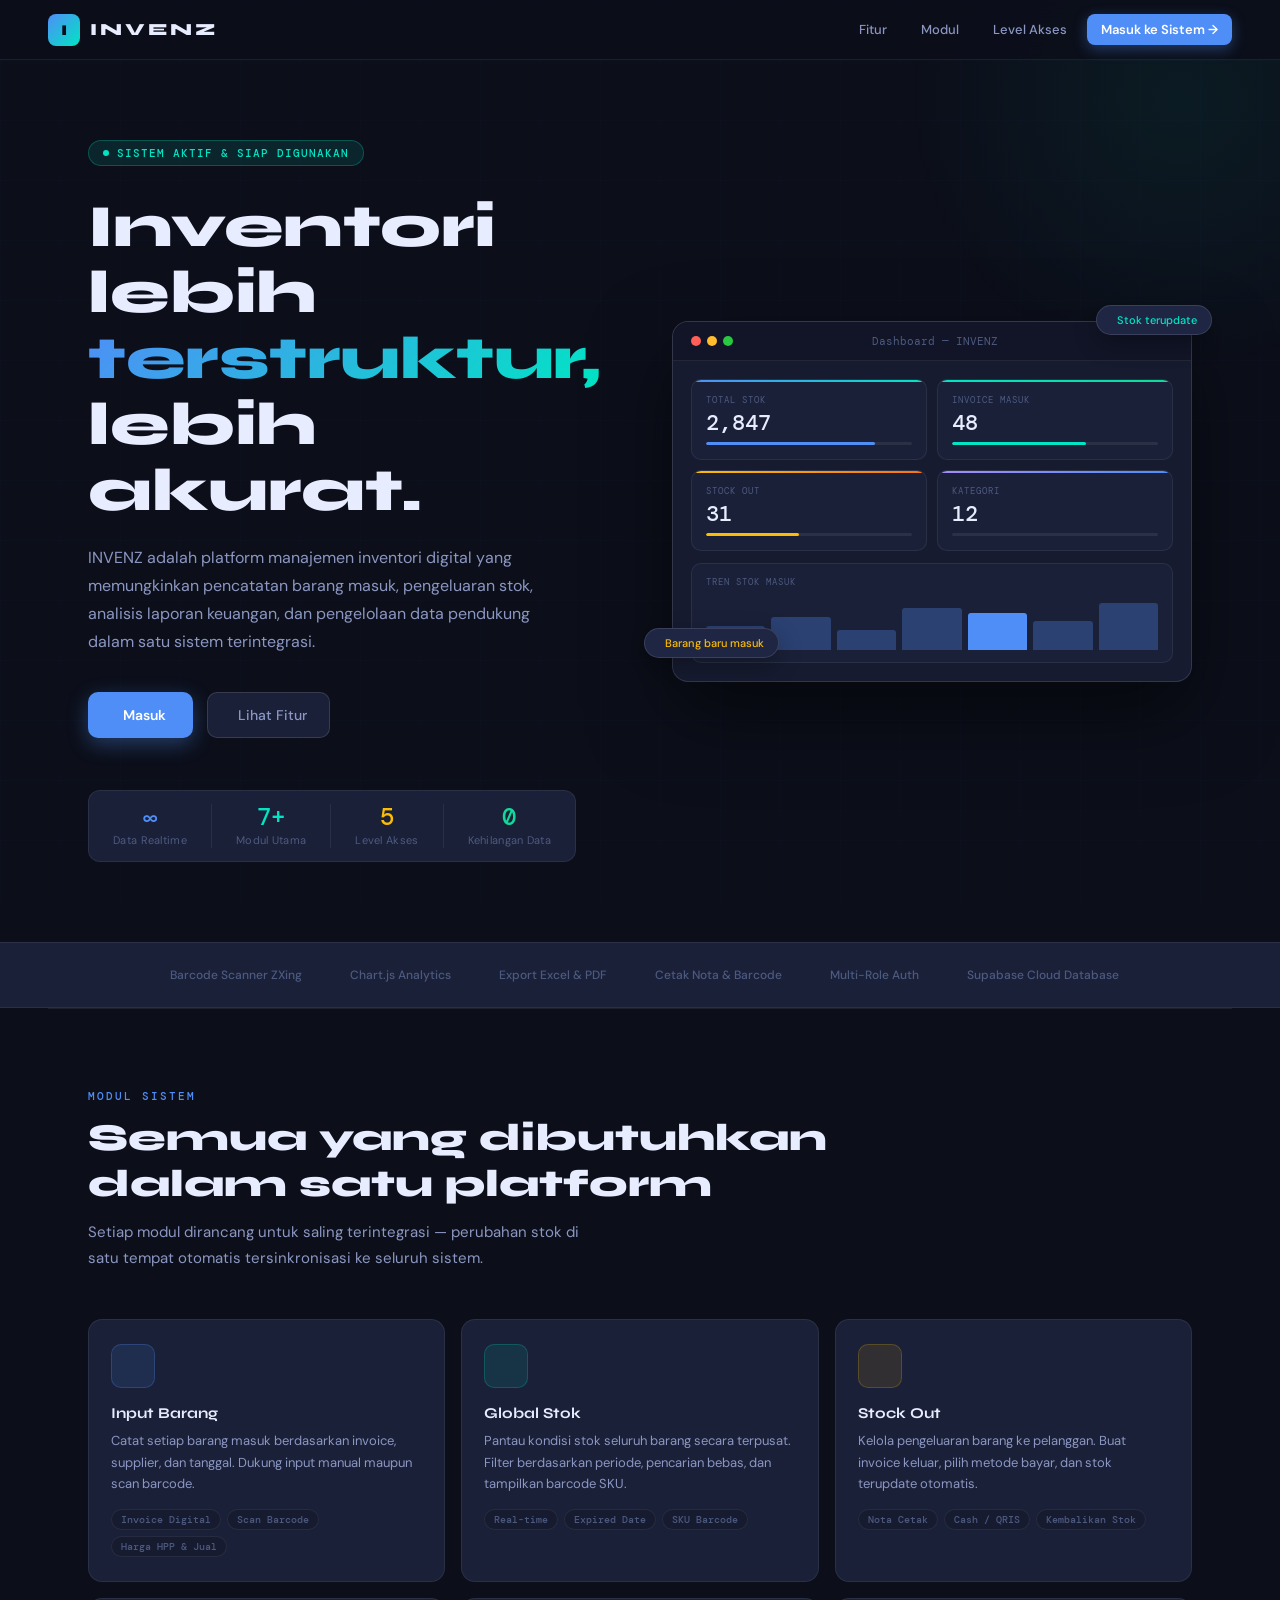
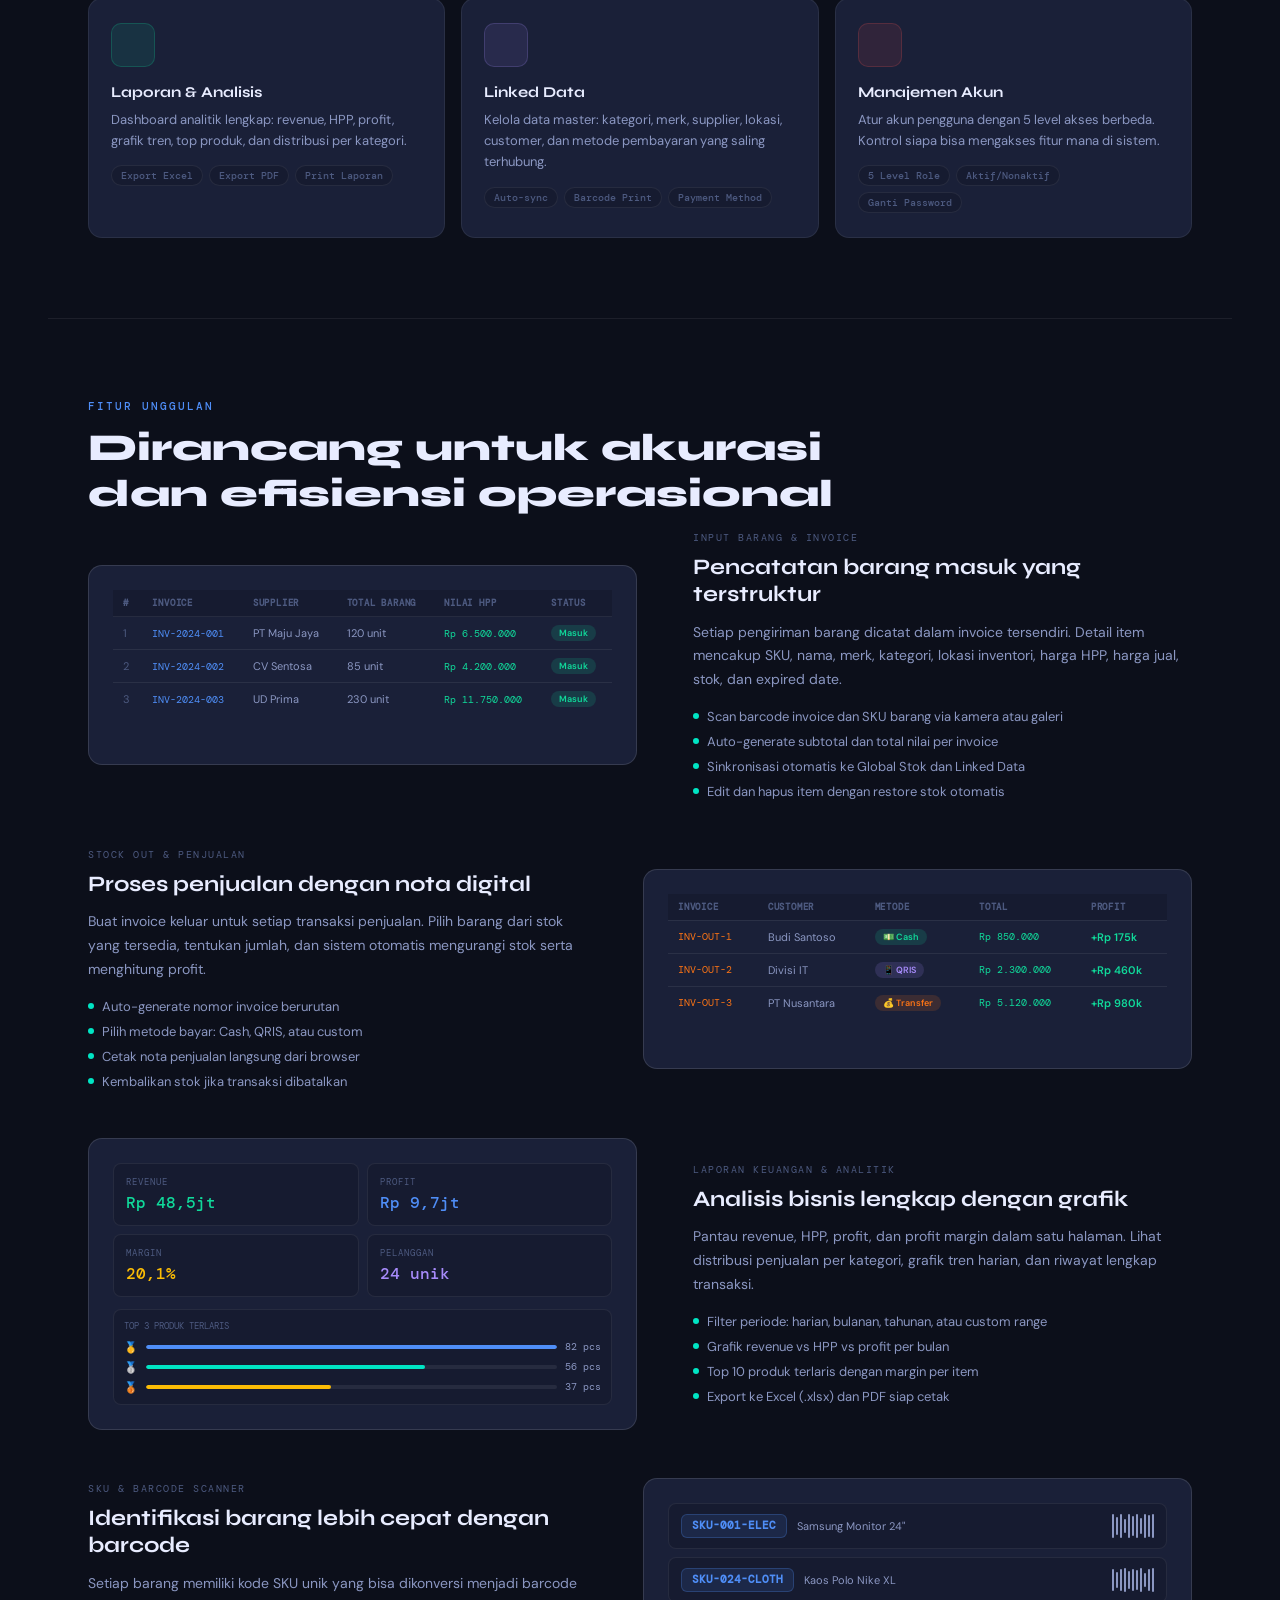
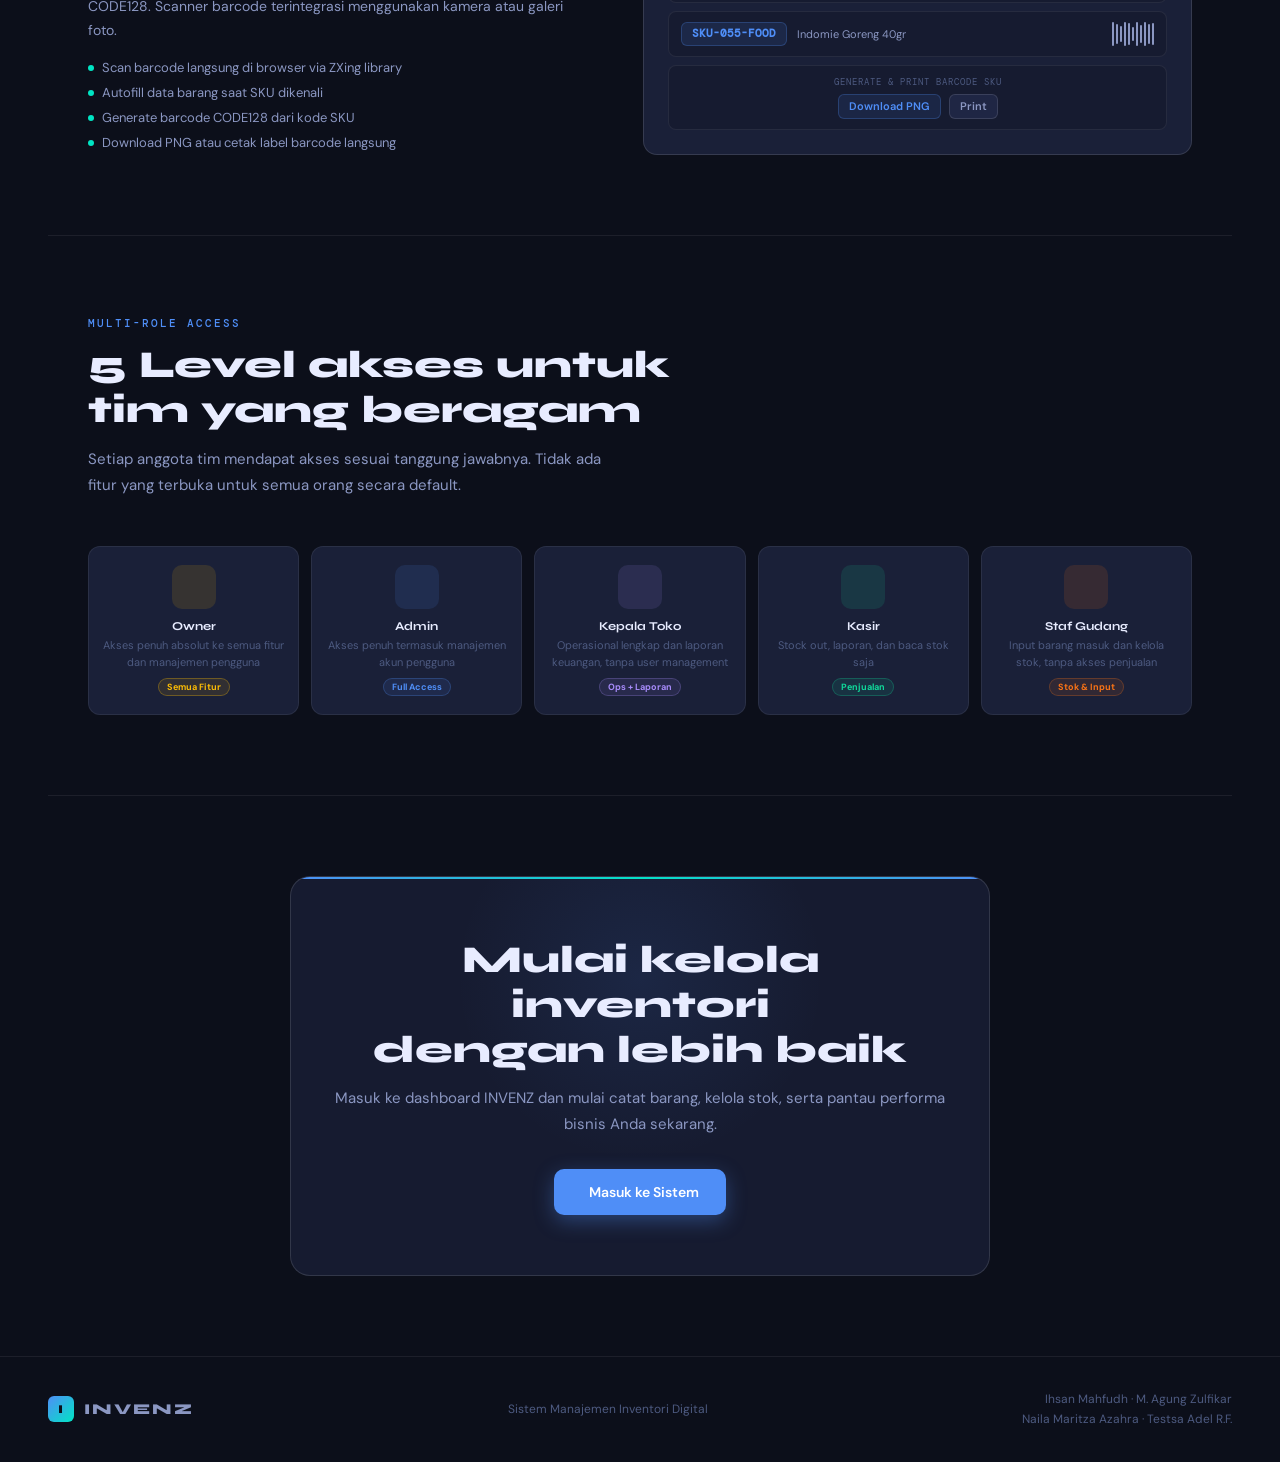
<file: index.html>
<!DOCTYPE html>
<html lang="id">
<head>
    <meta charset="UTF-8">
    <meta name="viewport" content="width=device-width, initial-scale=1.0">
    <link href="https://fonts.googleapis.com/css2?family=DM+Sans:ital,opsz,wght@0,9..40,300;0,9..40,400;0,9..40,500;0,9..40,600;0,9..40,700&family=DM+Mono:wght@400;500&family=Syne:wght@700;800&display=swap" rel="stylesheet">
    <link href="https://cdn.boxicons.com/3.0.8/fonts/basic/boxicons.min.css" rel="stylesheet">
    <link href="https://cdn.boxicons.com/3.0.8/fonts/filled/boxicons-filled.min.css" rel="stylesheet">
    <title>INVENZ — Sistem Manajemen Inventori</title>
    <style>
        *, *::before, *::after { margin: 0; padding: 0; box-sizing: border-box; }

        :root {
            --brand:      #4F8EF7;
            --brand-dark: #2563EB;
            --accent:     #00E5C4;
            --bg:         #0C0F1A;
            --bg2:        #111527;
            --bg3:        #161B30;
            --surface:    #1A2038;
            --surface2:   #1F2644;
            --border:     rgba(255,255,255,0.07);
            --border-md:  rgba(255,255,255,0.12);
            --text:       #E8ECFF;
            --text2:      #8B97C2;
            --text3:      #4D5A80;
            --success:    #10D99A;
            --warning:    #FBBC05;
            --danger:     #F05252;
            --purple:     #A78BFA;
            --orange:     #F97316;
            --font:       'DM Sans', sans-serif;
            --mono:       'DM Mono', monospace;
            --display:    'Syne', sans-serif;
        }

        html { scroll-behavior: smooth; }

        body {
            font-family: var(--font);
            background: var(--bg);
            color: var(--text);
            min-height: 100vh;
            overflow-x: hidden;
            -webkit-font-smoothing: antialiased;
        }

        /* Grid background */
        body::before {
            content: '';
            position: fixed;
            inset: 0;
            background-image:
                linear-gradient(rgba(79,142,247,0.018) 1px, transparent 1px),
                linear-gradient(90deg, rgba(79,142,247,0.018) 1px, transparent 1px);
            background-size: 60px 60px;
            pointer-events: none;
            z-index: 0;
        }

        /* Radial glow top-right */
        body::after {
            content: '';
            position: fixed;
            top: -200px;
            right: -200px;
            width: 600px;
            height: 600px;
            background: radial-gradient(circle, rgba(0,229,196,0.06) 0%, transparent 65%);
            pointer-events: none;
            z-index: 0;
        }

        /* ===== NAVBAR ===== */
        .navbar {
            display: flex;
            align-items: center;
            justify-content: space-between;
            padding: 0 48px;
            height: 60px;
            background: rgba(12,15,26,0.85);
            backdrop-filter: blur(16px);
            border-bottom: 1px solid var(--border);
            position: fixed;
            top: 0; left: 0; right: 0;
            z-index: 100;
        }

        .nav-brand {
            display: flex;
            align-items: center;
            gap: 10px;
        }

        .nav-brand-mark {
            width: 32px; height: 32px;
            border-radius: 8px;
            background: linear-gradient(135deg, var(--brand), var(--accent));
            display: flex; align-items: center; justify-content: center;
            font-family: var(--display);
            font-size: 15px; font-weight: 800;
            color: var(--bg);
        }

        .nav-brand-text {
            font-family: var(--display);
            font-weight: 800;
            font-size: 17px;
            letter-spacing: 3px;
            color: var(--text);
        }

        .nav-links {
            display: flex;
            align-items: center;
            gap: 6px;
        }

        .nav-links a {
            padding: 7px 14px;
            font-size: 13px;
            font-weight: 500;
            color: var(--text2);
            text-decoration: none;
            border-radius: 8px;
            transition: all 0.2s;
        }
        .nav-links a:hover { color: var(--text); background: var(--surface); }

        .nav-cta {
            padding: 8px 20px;
            background: var(--brand);
            color: #fff !important;
            border-radius: 8px;
            font-weight: 600 !important;
            box-shadow: 0 4px 14px rgba(79,142,247,0.35) !important;
        }
        .nav-cta:hover { background: var(--brand-dark) !important; transform: translateY(-1px); }

        /* ===== HERO ===== */
        .hero {
            position: relative;
            z-index: 1;
            padding: 140px 48px 80px;
            display: flex;
            align-items: center;
            gap: 64px;
            max-width: 1200px;
            margin: 0 auto;
        }

        .hero-left { flex: 1; max-width: 560px; }

        .hero-badge {
            display: inline-flex;
            align-items: center;
            gap: 8px;
            background: rgba(0,229,196,0.1);
            border: 1px solid rgba(0,229,196,0.25);
            border-radius: 20px;
            padding: 5px 14px;
            font-family: var(--mono);
            font-size: 11px;
            font-weight: 500;
            color: var(--accent);
            letter-spacing: 1px;
            text-transform: uppercase;
            margin-bottom: 28px;
        }

        .hero-badge-dot {
            width: 6px; height: 6px;
            border-radius: 50%;
            background: var(--accent);
            animation: pulse 1.8s ease-in-out infinite;
        }

        @keyframes pulse {
            0%,100% { transform: scale(1); opacity: 1; }
            50% { transform: scale(1.5); opacity: 0.5; }
        }

        .hero-title {
            font-family: var(--display);
            font-size: clamp(38px, 5vw, 60px);
            font-weight: 800;
            line-height: 1.1;
            color: var(--text);
            margin-bottom: 20px;
            letter-spacing: -0.5px;
        }

        .hero-title .accent-word {
            background: linear-gradient(135deg, var(--brand) 0%, var(--accent) 100%);
            -webkit-background-clip: text;
            -webkit-text-fill-color: transparent;
            background-clip: text;
        }

        .hero-desc {
            font-size: 16px;
            line-height: 1.75;
            color: var(--text2);
            margin-bottom: 36px;
            max-width: 480px;
        }

        .hero-actions {
            display: flex;
            align-items: center;
            gap: 14px;
            margin-bottom: 52px;
        }

        .btn-primary {
            display: inline-flex;
            align-items: center;
            gap: 8px;
            padding: 13px 26px;
            background: var(--brand);
            color: #fff;
            text-decoration: none;
            border-radius: 10px;
            font-size: 14px;
            font-weight: 600;
            border: 1px solid rgba(79,142,247,0.4);
            box-shadow: 0 6px 20px rgba(79,142,247,0.35);
            transition: all 0.25s;
        }
        .btn-primary:hover {
            background: var(--brand-dark);
            transform: translateY(-2px);
            box-shadow: 0 10px 30px rgba(79,142,247,0.45);
        }
        .btn-primary i { font-size: 18px; }

        .btn-secondary {
            display: inline-flex;
            align-items: center;
            gap: 8px;
            padding: 13px 22px;
            background: var(--surface);
            color: var(--text2);
            text-decoration: none;
            border-radius: 10px;
            font-size: 14px;
            font-weight: 500;
            border: 1px solid var(--border-md);
            transition: all 0.25s;
        }
        .btn-secondary:hover {
            background: var(--surface2);
            color: var(--text);
            border-color: rgba(255,255,255,0.2);
        }
        .btn-secondary i { font-size: 18px; }

        /* Hero stats */
        .hero-stats {
            display: flex;
            align-items: center;
            gap: 0;
            background: var(--surface);
            border: 1px solid var(--border);
            border-radius: 12px;
            width: fit-content;
            overflow: hidden;
        }

        .hs-item { text-align: center; padding: 14px 24px; }

        .hs-val {
            display: block;
            font-family: var(--mono);
            font-size: 24px;
            font-weight: 500;
            color: var(--text);
            line-height: 1;
        }
        .hs-val.brand  { color: var(--brand); }
        .hs-val.accent { color: var(--accent); }
        .hs-val.warning{ color: var(--warning); }

        .hs-label {
            display: block;
            font-size: 11px;
            color: var(--text3);
            margin-top: 4px;
            letter-spacing: 0.3px;
        }

        .hs-divider { width: 1px; height: 44px; background: var(--border); flex-shrink: 0; }

        /* ===== HERO RIGHT — DASHBOARD PREVIEW ===== */
        .hero-right {
            flex: 1;
            position: relative;
            animation: floatUp 0.8s 0.2s ease both;
        }

        @keyframes floatUp {
            from { opacity: 0; transform: translateY(24px); }
            to   { opacity: 1; transform: translateY(0); }
        }

        .dashboard-preview {
            background: var(--bg3);
            border: 1px solid var(--border-md);
            border-radius: 16px;
            overflow: hidden;
            box-shadow: 0 32px 80px rgba(0,0,0,0.5);
        }

        .dp-bar {
            display: flex;
            align-items: center;
            gap: 10px;
            padding: 12px 18px;
            background: var(--bg2);
            border-bottom: 1px solid var(--border);
        }

        .dp-dots { display: flex; gap: 6px; }
        .dp-dots span { width: 10px; height: 10px; border-radius: 50%; }
        .dp-dots span:nth-child(1) { background: #FF5F57; }
        .dp-dots span:nth-child(2) { background: #FFBD2E; }
        .dp-dots span:nth-child(3) { background: #28C840; }

        .dp-title {
            font-family: var(--mono);
            font-size: 11px;
            color: var(--text3);
            margin: 0 auto;
            padding-right: 46px;
        }

        .dp-body { padding: 18px; }

        .dp-cards {
            display: grid;
            grid-template-columns: 1fr 1fr;
            gap: 10px;
            margin-bottom: 12px;
        }

        .dp-card {
            background: var(--surface);
            border: 1px solid var(--border);
            border-radius: 10px;
            padding: 14px;
            position: relative;
            overflow: hidden;
        }

        .dp-card::before {
            content: '';
            position: absolute;
            top: 0; left: 0; right: 0;
            height: 2px;
        }
        .dp-card.c-blue::before  { background: linear-gradient(90deg, var(--brand), var(--accent)); }
        .dp-card.c-teal::before  { background: linear-gradient(90deg, var(--accent), var(--success)); }
        .dp-card.c-amber::before { background: linear-gradient(90deg, var(--warning), var(--orange)); }
        .dp-card.c-purple::before{ background: linear-gradient(90deg, var(--purple), var(--brand)); }

        .dp-card-label {
            font-family: var(--mono);
            font-size: 9px;
            text-transform: uppercase;
            letter-spacing: 1px;
            color: var(--text3);
            margin-bottom: 6px;
        }

        .dp-card-val {
            font-family: var(--mono);
            font-size: 22px;
            font-weight: 500;
            color: var(--text);
            margin-bottom: 8px;
            line-height: 1;
        }

        .dp-card-bar {
            height: 3px;
            background: var(--border);
            border-radius: 2px;
            overflow: hidden;
        }
        .dp-card-bar-fill {
            height: 100%;
            border-radius: 2px;
            animation: barGrow 1.4s ease both;
        }
        @keyframes barGrow { from { width: 0 !important; } }
        .c-blue  .dp-card-bar-fill { background: var(--brand);   animation-delay: 0.5s; }
        .c-teal  .dp-card-bar-fill { background: var(--accent);  animation-delay: 0.6s; }
        .c-amber .dp-card-bar-fill { background: var(--warning); animation-delay: 0.7s; }
        .c-purple.dp-card-bar-fill { background: var(--purple);  animation-delay: 0.8s; }

        /* Mini chart bars */
        .dp-chart {
            background: var(--surface);
            border: 1px solid var(--border);
            border-radius: 10px;
            padding: 12px 14px;
        }

        .dp-chart-label {
            font-family: var(--mono);
            font-size: 9px;
            color: var(--text3);
            text-transform: uppercase;
            letter-spacing: 1px;
            margin-bottom: 10px;
        }

        .dp-chart-bars {
            display: flex;
            align-items: flex-end;
            gap: 6px;
            height: 52px;
        }

        .dp-bar-item {
            flex: 1;
            background: rgba(79,142,247,0.3);
            border-radius: 3px 3px 0 0;
            animation: barGrow 1s ease both;
        }
        .dp-bar-item.active { background: var(--brand); }
        .dp-bar-item:nth-child(1) { animation-delay: 0.4s; }
        .dp-bar-item:nth-child(2) { animation-delay: 0.5s; }
        .dp-bar-item:nth-child(3) { animation-delay: 0.6s; }
        .dp-bar-item:nth-child(4) { animation-delay: 0.7s; }
        .dp-bar-item:nth-child(5) { animation-delay: 0.8s; }
        .dp-bar-item:nth-child(6) { animation-delay: 0.9s; }
        .dp-bar-item:nth-child(7) { animation-delay: 1.0s; }

        /* Floating chips */
        .float-chip {
            position: absolute;
            background: var(--surface2);
            border: 1px solid var(--border-md);
            border-radius: 20px;
            padding: 7px 14px;
            font-size: 11px;
            font-weight: 500;
            display: flex;
            align-items: center;
            gap: 6px;
            box-shadow: 0 8px 24px rgba(0,0,0,0.3);
            white-space: nowrap;
            animation: floatAnim 3s ease-in-out infinite;
        }
        .float-chip-1 {
            top: -16px; right: -20px;
            color: var(--accent);
            animation-delay: 0s;
        }
        .float-chip-2 {
            bottom: 24px; left: -28px;
            color: var(--warning);
            animation-delay: 1.5s;
        }
        @keyframes floatAnim {
            0%,100% { transform: translateY(0); }
            50%      { transform: translateY(-7px); }
        }

        /* ===== SECTION WRAPPER ===== */
        .section {
            position: relative;
            z-index: 1;
            padding: 80px 48px;
            max-width: 1200px;
            margin: 0 auto;
        }

        .section-eyebrow {
            font-family: var(--mono);
            font-size: 11px;
            font-weight: 500;
            letter-spacing: 2px;
            text-transform: uppercase;
            color: var(--brand);
            margin-bottom: 12px;
        }

        .section-title {
            font-family: var(--display);
            font-size: clamp(26px, 3.5vw, 38px);
            font-weight: 800;
            color: var(--text);
            margin-bottom: 14px;
            line-height: 1.2;
        }

        .section-desc {
            font-size: 15px;
            color: var(--text2);
            line-height: 1.7;
            max-width: 520px;
            margin-bottom: 48px;
        }

        /* Divider */
        .section-divider {
            height: 1px;
            background: var(--border);
            position: relative;
            z-index: 1;
            margin: 0 48px;
        }

        /* ===== MODULE GRID ===== */
        .modules-grid {
            display: grid;
            grid-template-columns: repeat(3, 1fr);
            gap: 16px;
        }

        .module-card {
            background: var(--surface);
            border: 1px solid var(--border);
            border-radius: 14px;
            padding: 24px 22px;
            text-decoration: none;
            color: inherit;
            transition: all 0.25s;
            position: relative;
            overflow: hidden;
            display: block;
        }

        .module-card::before {
            content: '';
            position: absolute;
            top: 0; left: 0; right: 0;
            height: 2px;
            border-radius: 14px 14px 0 0;
            opacity: 0;
            transition: opacity 0.25s;
        }

        .module-card:hover {
            background: var(--surface2);
            border-color: var(--border-md);
            transform: translateY(-3px);
            box-shadow: 0 12px 32px rgba(0,0,0,0.3);
        }

        .module-card:hover::before { opacity: 1; }

        .mc-blue::before   { background: linear-gradient(90deg, var(--brand), var(--accent)); }
        .mc-teal::before   { background: linear-gradient(90deg, var(--accent), var(--success)); }
        .mc-amber::before  { background: linear-gradient(90deg, var(--warning), var(--orange)); }
        .mc-danger::before { background: linear-gradient(90deg, var(--danger), #F97316); }
        .mc-purple::before { background: linear-gradient(90deg, var(--purple), var(--brand)); }
        .mc-success::before{ background: linear-gradient(90deg, var(--success), var(--accent)); }

        .mc-icon {
            width: 44px; height: 44px;
            border-radius: 10px;
            display: flex; align-items: center; justify-content: center;
            font-size: 22px;
            margin-bottom: 16px;
            border: 1px solid;
        }
        .mc-blue   .mc-icon { background: rgba(79,142,247,0.12);  color: var(--brand);   border-color: rgba(79,142,247,0.25); }
        .mc-teal   .mc-icon { background: rgba(0,229,196,0.1);    color: var(--accent);  border-color: rgba(0,229,196,0.2); }
        .mc-amber  .mc-icon { background: rgba(251,188,5,0.1);    color: var(--warning); border-color: rgba(251,188,5,0.2); }
        .mc-danger .mc-icon { background: rgba(240,82,82,0.1);    color: var(--danger);  border-color: rgba(240,82,82,0.2); }
        .mc-purple .mc-icon { background: rgba(167,139,250,0.1);  color: var(--purple);  border-color: rgba(167,139,250,0.2); }
        .mc-success.mc-icon { background: rgba(16,217,154,0.1);   color: var(--success); border-color: rgba(16,217,154,0.2); }
        .mc-success .mc-icon { background: rgba(16,217,154,0.1);  color: var(--success); border-color: rgba(16,217,154,0.2); }

        .mc-title {
            font-family: var(--display);
            font-size: 15px;
            font-weight: 700;
            color: var(--text);
            margin-bottom: 8px;
        }

        .mc-desc {
            font-size: 13px;
            line-height: 1.65;
            color: var(--text2);
        }

        .mc-tags {
            display: flex;
            flex-wrap: wrap;
            gap: 6px;
            margin-top: 14px;
        }

        .mc-tag {
            font-family: var(--mono);
            font-size: 10px;
            font-weight: 500;
            padding: 3px 9px;
            border-radius: 20px;
            background: var(--bg3);
            color: var(--text3);
            border: 1px solid var(--border);
        }

        /* ===== FEATURES DETAIL — 2-column alt layout ===== */
        .features-list {
            display: flex;
            flex-direction: column;
            gap: 48px;
        }

        .feature-row {
            display: flex;
            align-items: center;
            gap: 56px;
        }

        .feature-row.reverse { flex-direction: row-reverse; }

        .feature-visual {
            flex: 1;
            background: var(--surface);
            border: 1px solid var(--border-md);
            border-radius: 14px;
            padding: 24px;
            overflow: hidden;
            min-height: 200px;
            display: flex;
            flex-direction: column;
            gap: 10px;
        }

        .feature-text { flex: 1; }

        .feature-kicker {
            font-family: var(--mono);
            font-size: 10px;
            letter-spacing: 1.5px;
            text-transform: uppercase;
            color: var(--text3);
            margin-bottom: 10px;
        }

        .feature-title {
            font-family: var(--display);
            font-size: 22px;
            font-weight: 700;
            color: var(--text);
            margin-bottom: 12px;
            line-height: 1.25;
        }

        .feature-desc {
            font-size: 14px;
            line-height: 1.7;
            color: var(--text2);
            margin-bottom: 16px;
        }

        .feature-bullets {
            list-style: none;
            display: flex;
            flex-direction: column;
            gap: 8px;
        }

        .feature-bullets li {
            display: flex;
            align-items: center;
            gap: 8px;
            font-size: 13px;
            color: var(--text2);
        }

        .feature-bullets li::before {
            content: '';
            width: 6px; height: 6px;
            border-radius: 50%;
            background: var(--accent);
            flex-shrink: 0;
        }

        /* ===== Mini table preview ===== */
        .mini-table {
            width: 100%;
            border-collapse: collapse;
            font-size: 11px;
        }
        .mini-table th {
            font-family: var(--mono);
            font-size: 9px;
            text-transform: uppercase;
            letter-spacing: 0.8px;
            color: var(--text3);
            padding: 7px 10px;
            background: var(--bg3);
            border-bottom: 1px solid var(--border);
            text-align: left;
        }
        .mini-table td {
            padding: 8px 10px;
            color: var(--text2);
            border-bottom: 1px solid var(--border);
            font-size: 11px;
        }
        .mini-table tbody tr:last-child td { border-bottom: none; }
        .mini-table tbody tr:hover { background: var(--surface2); }

        .pill {
            display: inline-block;
            padding: 2px 8px;
            border-radius: 20px;
            font-size: 9px;
            font-weight: 600;
        }
        .pill-green  { background: rgba(16,217,154,0.15); color: var(--success); }
        .pill-blue   { background: rgba(79,142,247,0.15); color: var(--brand); }
        .pill-orange { background: rgba(249,115,22,0.15); color: var(--orange); }
        .pill-purple { background: rgba(167,139,250,0.15); color: var(--purple); }

        /* ===== Mini barcode / SKU preview ===== */
        .sku-row-preview {
            display: flex;
            align-items: center;
            gap: 10px;
            background: var(--bg3);
            border: 1px solid var(--border);
            border-radius: 8px;
            padding: 10px 12px;
        }
        .sku-badge-preview {
            font-family: var(--mono);
            font-size: 11px;
            font-weight: 600;
            padding: 3px 10px;
            border-radius: 6px;
            background: rgba(79,142,247,0.12);
            color: var(--brand);
            border: 1px solid rgba(79,142,247,0.25);
        }
        .barcode-lines {
            display: flex;
            align-items: center;
            gap: 2px;
            margin-left: auto;
        }
        .barcode-lines span {
            display: inline-block;
            width: 2px;
            background: var(--text2);
            border-radius: 1px;
        }

        /* ===== ROLE / AKSES section ===== */
        .roles-grid {
            display: grid;
            grid-template-columns: repeat(5, 1fr);
            gap: 12px;
        }

        .role-card {
            background: var(--surface);
            border: 1px solid var(--border);
            border-radius: 12px;
            padding: 18px 14px;
            text-align: center;
            transition: all 0.2s;
        }
        .role-card:hover {
            background: var(--surface2);
            border-color: var(--border-md);
            transform: translateY(-2px);
        }

        .role-avatar {
            width: 44px; height: 44px;
            border-radius: 10px;
            display: flex; align-items: center; justify-content: center;
            font-size: 20px;
            margin: 0 auto 10px;
        }
        .rc-owner   .role-avatar { background: rgba(251,188,5,0.12);    color: #FBBC05; }
        .rc-admin   .role-avatar { background: rgba(79,142,247,0.12);   color: var(--brand); }
        .rc-kepala  .role-avatar { background: rgba(167,139,250,0.12);  color: var(--purple); }
        .rc-kasir   .role-avatar { background: rgba(16,217,154,0.12);   color: var(--success); }
        .rc-gudang  .role-avatar { background: rgba(249,115,22,0.12);   color: var(--orange); }

        .role-name {
            font-family: var(--display);
            font-size: 12px;
            font-weight: 700;
            color: var(--text);
            margin-bottom: 4px;
        }
        .role-desc-text {
            font-size: 11px;
            color: var(--text3);
            line-height: 1.5;
        }

        .role-badge-pill {
            display: inline-block;
            margin-top: 8px;
            font-size: 9px;
            font-weight: 700;
            padding: 2px 8px;
            border-radius: 20px;
            border: 1px solid;
        }
        .rc-owner  .role-badge-pill { background: rgba(251,188,5,0.1);    color: #FBBC05;        border-color: rgba(251,188,5,0.3); }
        .rc-admin  .role-badge-pill { background: rgba(79,142,247,0.1);   color: var(--brand);   border-color: rgba(79,142,247,0.25); }
        .rc-kepala .role-badge-pill { background: rgba(167,139,250,0.1);  color: var(--purple);  border-color: rgba(167,139,250,0.25); }
        .rc-kasir  .role-badge-pill { background: rgba(16,217,154,0.1);   color: var(--success); border-color: rgba(16,217,154,0.25); }
        .rc-gudang .role-badge-pill { background: rgba(249,115,22,0.1);   color: var(--orange);  border-color: rgba(249,115,22,0.25); }

        /* ===== TECH STACK strip ===== */
        .tech-strip {
            background: var(--surface);
            border-top: 1px solid var(--border);
            border-bottom: 1px solid var(--border);
            padding: 24px 48px;
            display: flex;
            align-items: center;
            justify-content: center;
            gap: 40px;
            flex-wrap: wrap;
            position: relative;
            z-index: 1;
        }

        .tech-item {
            display: flex;
            align-items: center;
            gap: 8px;
            font-size: 12px;
            font-weight: 500;
            color: var(--text3);
            white-space: nowrap;
        }

        .tech-item i { font-size: 18px; color: var(--text3); }

        /* ===== CTA SECTION ===== */
        .cta-section {
            position: relative;
            z-index: 1;
            padding: 80px 48px;
            text-align: center;
        }

        .cta-box {
            background: var(--bg3);
            border: 1px solid var(--border-md);
            border-radius: 20px;
            padding: 60px 40px;
            max-width: 700px;
            margin: 0 auto;
            position: relative;
            overflow: hidden;
        }

        .cta-box::before {
            content: '';
            position: absolute;
            top: 0; left: 0; right: 0;
            height: 2px;
            background: linear-gradient(90deg, var(--brand), var(--accent), var(--brand));
        }

        .cta-glow {
            position: absolute;
            top: -100px; left: 50%;
            transform: translateX(-50%);
            width: 400px; height: 400px;
            background: radial-gradient(circle, rgba(79,142,247,0.1) 0%, transparent 65%);
            pointer-events: none;
        }

        .cta-title {
            font-family: var(--display);
            font-size: clamp(26px, 3.5vw, 38px);
            font-weight: 800;
            color: var(--text);
            margin-bottom: 14px;
            position: relative;
        }

        .cta-desc {
            font-size: 15px;
            color: var(--text2);
            line-height: 1.7;
            margin-bottom: 32px;
            position: relative;
        }

        .cta-actions {
            display: flex;
            justify-content: center;
            align-items: center;
            gap: 14px;
            position: relative;
        }

        /* ===== FOOTER ===== */
        .footer {
            position: relative;
            z-index: 1;
            border-top: 1px solid var(--border);
            padding: 32px 48px;
            display: flex;
            align-items: center;
            justify-content: space-between;
            flex-wrap: wrap;
            gap: 16px;
        }

        .footer-brand {
            display: flex;
            align-items: center;
            gap: 10px;
            font-family: var(--display);
            font-size: 15px;
            font-weight: 800;
            letter-spacing: 2px;
            color: var(--text2);
        }

        .footer-mark {
            width: 26px; height: 26px;
            border-radius: 6px;
            background: linear-gradient(135deg, var(--brand), var(--accent));
            display: flex; align-items: center; justify-content: center;
            font-size: 12px; font-weight: 800;
            color: var(--bg);
        }

        .footer-info {
            font-size: 12px;
            color: var(--text3);
            text-align: center;
        }

        .footer-team {
            font-size: 12px;
            color: var(--text3);
            text-align: right;
            line-height: 1.7;
        }

        /* ===== ANIMATIONS ===== */
        .hero-left { animation: fadeSlideLeft 0.7s ease both; }
        @keyframes fadeSlideLeft {
            from { opacity: 0; transform: translateX(-20px); }
            to   { opacity: 1; transform: translateX(0); }
        }

        @keyframes fadeUp {
            from { opacity: 0; transform: translateY(20px); }
            to   { opacity: 1; transform: translateY(0); }
        }

        /* ===== RESPONSIVE ===== */
        @media (max-width: 900px) {
            .navbar { padding: 0 20px; }
            .nav-links { display: none; }
            .hero { flex-direction: column; padding: 110px 24px 60px; gap: 40px; }
            .hero-left { max-width: 100%; }
            .hero-right { display: none; }
            .section { padding: 60px 24px; }
            .section-divider { margin: 0 24px; }
            .modules-grid { grid-template-columns: 1fr 1fr; }
            .roles-grid { grid-template-columns: 1fr 1fr; }
            .feature-row { flex-direction: column !important; gap: 28px; }
            .tech-strip { padding: 20px 24px; gap: 24px; }
            .cta-section { padding: 60px 24px; }
            .footer { padding: 24px; }
        }

        @media (max-width: 520px) {
            .modules-grid { grid-template-columns: 1fr; }
            .roles-grid { grid-template-columns: 1fr 1fr; }
            .hero-stats { flex-wrap: wrap; }
        }
    </style>
</head>
<body>

    <!-- ===== NAVBAR ===== -->
    <nav class="navbar">
        <div class="nav-brand">
            <div class="nav-brand-mark">I</div>
            <span class="nav-brand-text">INVENZ</span>
        </div>
        <div class="nav-links">
            <a href="#fitur">Fitur</a>
            <a href="#modul">Modul</a>
            <a href="#akses">Level Akses</a>
            <a href="login.html" class="nav-cta">Masuk ke Sistem →</a>
        </div>
    </nav>

    <!-- ===== HERO ===== -->
    <section class="hero">
        <div class="hero-left">
            <div class="hero-badge">
                <span class="hero-badge-dot"></span>
                Sistem Aktif & Siap Digunakan
            </div>
            <h1 class="hero-title">
                Inventori lebih<br>
                <span class="accent-word">terstruktur,</span><br>
                lebih akurat.
            </h1>
            <p class="hero-desc">
                INVENZ adalah platform manajemen inventori digital yang memungkinkan pencatatan barang masuk, pengeluaran stok, analisis laporan keuangan, dan pengelolaan data pendukung dalam satu sistem terintegrasi.
            </p>
            <div class="hero-actions">
                <a href="login.html" class="btn-primary">
                    <i class="bx bx-log-in"></i>
                    Masuk
                </a>
                <a href="#modul" class="btn-secondary">
                    <i class="bx bx-grid-alt"></i>
                    Lihat Fitur
                </a>
            </div>
            <div class="hero-stats">
                <div class="hs-item">
                    <span class="hs-val brand">∞</span>
                    <span class="hs-label">Data Realtime</span>
                </div>
                <div class="hs-divider"></div>
                <div class="hs-item">
                    <span class="hs-val accent">7+</span>
                    <span class="hs-label">Modul Utama</span>
                </div>
                <div class="hs-divider"></div>
                <div class="hs-item">
                    <span class="hs-val warning">5</span>
                    <span class="hs-label">Level Akses</span>
                </div>
                <div class="hs-divider"></div>
                <div class="hs-item">
                    <span class="hs-val" style="color:var(--success)">0</span>
                    <span class="hs-label">Kehilangan Data</span>
                </div>
            </div>
        </div>

        <div class="hero-right">
            <!-- Floating chips -->
            <div class="float-chip float-chip-1">
                <i class="bx bx-check-circle"></i> Stok terupdate
            </div>
            <div class="float-chip float-chip-2">
                <i class="bx bx-package"></i> Barang baru masuk
            </div>

            <div class="dashboard-preview">
                <div class="dp-bar">
                    <div class="dp-dots">
                        <span></span><span></span><span></span>
                    </div>
                    <span class="dp-title">Dashboard — INVENZ</span>
                </div>
                <div class="dp-body">
                    <div class="dp-cards">
                        <div class="dp-card c-blue">
                            <div class="dp-card-label">Total Stok</div>
                            <div class="dp-card-val">2,847</div>
                            <div class="dp-card-bar"><div class="dp-card-bar-fill" style="width:82%"></div></div>
                        </div>
                        <div class="dp-card c-teal">
                            <div class="dp-card-label">Invoice Masuk</div>
                            <div class="dp-card-val">48</div>
                            <div class="dp-card-bar"><div class="dp-card-bar-fill" style="width:65%"></div></div>
                        </div>
                        <div class="dp-card c-amber">
                            <div class="dp-card-label">Stock Out</div>
                            <div class="dp-card-val">31</div>
                            <div class="dp-card-bar"><div class="dp-card-bar-fill" style="width:45%"></div></div>
                        </div>
                        <div class="dp-card c-purple">
                            <div class="dp-card-label">Kategori</div>
                            <div class="dp-card-val">12</div>
                            <div class="dp-card-bar"><div class="dp-card-bar-fill" style="width:55%"></div></div>
                        </div>
                    </div>
                    <div class="dp-chart">
                        <div class="dp-chart-label">Tren Stok Masuk</div>
                        <div class="dp-chart-bars">
                            <div class="dp-bar-item" style="height:45%"></div>
                            <div class="dp-bar-item" style="height:62%"></div>
                            <div class="dp-bar-item" style="height:38%"></div>
                            <div class="dp-bar-item" style="height:80%"></div>
                            <div class="dp-bar-item active" style="height:70%"></div>
                            <div class="dp-bar-item" style="height:55%"></div>
                            <div class="dp-bar-item" style="height:90%"></div>
                        </div>
                    </div>
                </div>
            </div>
        </div>
    </section>

    <!-- ===== TECH STRIP ===== -->
    <div class="tech-strip">
        <div class="tech-item"><i class="bx bx-barcode"></i> Barcode Scanner ZXing</div>
        <div class="tech-item"><i class="bx bx-bar-chart-alt-2"></i> Chart.js Analytics</div>
        <div class="tech-item"><i class="bx bx-file-blank"></i> Export Excel & PDF</div>
        <div class="tech-item"><i class="bx bx-printer"></i> Cetak Nota & Barcode</div>
        <div class="tech-item"><i class="bx bx-shield-alt-2"></i> Multi-Role Auth</div>
        <div class="tech-item"><i class="bx bx-data"></i> Supabase Cloud Database</div>
    </div>

    <div class="section-divider"></div>

    <!-- ===== MODUL SECTION ===== -->
    <section class="section" id="modul">
        <p class="section-eyebrow">Modul Sistem</p>
        <h2 class="section-title">Semua yang dibutuhkan<br>dalam satu platform</h2>
        <p class="section-desc">
            Setiap modul dirancang untuk saling terintegrasi — perubahan stok di satu tempat otomatis tersinkronisasi ke seluruh sistem.
        </p>

        <div class="modules-grid">
            <!-- Input Barang -->
            <a href="inputBarang.html" class="module-card mc-blue">
                <div class="mc-icon"><i class="bx bx-package"></i></div>
                <div class="mc-title">Input Barang</div>
                <p class="mc-desc">Catat setiap barang masuk berdasarkan invoice, supplier, dan tanggal. Dukung input manual maupun scan barcode.</p>
                <div class="mc-tags">
                    <span class="mc-tag">Invoice Digital</span>
                    <span class="mc-tag">Scan Barcode</span>
                    <span class="mc-tag">Harga HPP & Jual</span>
                </div>
            </a>

            <!-- Global Stok -->
            <a href="globalStok.html" class="module-card mc-teal">
                <div class="mc-icon"><i class="bx bx-list-ul-square"></i></div>
                <div class="mc-title">Global Stok</div>
                <p class="mc-desc">Pantau kondisi stok seluruh barang secara terpusat. Filter berdasarkan periode, pencarian bebas, dan tampilkan barcode SKU.</p>
                <div class="mc-tags">
                    <span class="mc-tag">Real-time</span>
                    <span class="mc-tag">Expired Date</span>
                    <span class="mc-tag">SKU Barcode</span>
                </div>
            </a>

            <!-- Stock Out -->
            <a href="stockOut.html" class="module-card mc-amber">
                <div class="mc-icon"><i class="bx bx-truck"></i></div>
                <div class="mc-title">Stock Out</div>
                <p class="mc-desc">Kelola pengeluaran barang ke pelanggan. Buat invoice keluar, pilih metode bayar, dan stok terupdate otomatis.</p>
                <div class="mc-tags">
                    <span class="mc-tag">Nota Cetak</span>
                    <span class="mc-tag">Cash / QRIS</span>
                    <span class="mc-tag">Kembalikan Stok</span>
                </div>
            </a>

            <!-- Laporan -->
            <a href="laporan.html" class="module-card mc-success">
                <div class="mc-icon"><i class="bx bx-file-report"></i></div>
                <div class="mc-title">Laporan & Analisis</div>
                <p class="mc-desc">Dashboard analitik lengkap: revenue, HPP, profit, grafik tren, top produk, dan distribusi per kategori.</p>
                <div class="mc-tags">
                    <span class="mc-tag">Export Excel</span>
                    <span class="mc-tag">Export PDF</span>
                    <span class="mc-tag">Print Laporan</span>
                </div>
            </a>

            <!-- Linked Data -->
            <a href="linkedData.html" class="module-card mc-purple">
                <div class="mc-icon"><i class="bx bx-network-chart"></i></div>
                <div class="mc-title">Linked Data</div>
                <p class="mc-desc">Kelola data master: kategori, merk, supplier, lokasi, customer, dan metode pembayaran yang saling terhubung.</p>
                <div class="mc-tags">
                    <span class="mc-tag">Auto-sync</span>
                    <span class="mc-tag">Barcode Print</span>
                    <span class="mc-tag">Payment Method</span>
                </div>
            </a>

            <!-- User Management -->
            <a href="userManagement.html" class="module-card mc-danger">
                <div class="mc-icon"><i class="bx bx-shield-alt-2"></i></div>
                <div class="mc-title">Manajemen Akun</div>
                <p class="mc-desc">Atur akun pengguna dengan 5 level akses berbeda. Kontrol siapa bisa mengakses fitur mana di sistem.</p>
                <div class="mc-tags">
                    <span class="mc-tag">5 Level Role</span>
                    <span class="mc-tag">Aktif/Nonaktif</span>
                    <span class="mc-tag">Ganti Password</span>
                </div>
            </a>
        </div>
    </section>

    <div class="section-divider"></div>

    <!-- ===== FITUR DETAIL ===== -->
    <section class="section" id="fitur">
        <p class="section-eyebrow">Fitur Unggulan</p>
        <h2 class="section-title">Dirancang untuk akurasi<br>dan efisiensi operasional</h2>

        <div class="features-list">

            <!-- Feature 1 — Invoice & Barang -->
            <div class="feature-row">
                <div class="feature-visual">
                    <table class="mini-table">
                        <thead>
                            <tr>
                                <th>#</th><th>Invoice</th><th>Supplier</th><th>Total Barang</th><th>Nilai HPP</th><th>Status</th>
                            </tr>
                        </thead>
                        <tbody>
                            <tr>
                                <td style="color:var(--text3)">1</td>
                                <td style="color:var(--brand);font-family:var(--mono);font-size:10px">INV-2024-001</td>
                                <td>PT Maju Jaya</td>
                                <td>120 unit</td>
                                <td style="color:var(--success);font-family:var(--mono);font-size:10px">Rp 6.500.000</td>
                                <td><span class="pill pill-green">Masuk</span></td>
                            </tr>
                            <tr>
                                <td style="color:var(--text3)">2</td>
                                <td style="color:var(--brand);font-family:var(--mono);font-size:10px">INV-2024-002</td>
                                <td>CV Sentosa</td>
                                <td>85 unit</td>
                                <td style="color:var(--success);font-family:var(--mono);font-size:10px">Rp 4.200.000</td>
                                <td><span class="pill pill-green">Masuk</span></td>
                            </tr>
                            <tr>
                                <td style="color:var(--text3)">3</td>
                                <td style="color:var(--brand);font-family:var(--mono);font-size:10px">INV-2024-003</td>
                                <td>UD Prima</td>
                                <td>230 unit</td>
                                <td style="color:var(--success);font-family:var(--mono);font-size:10px">Rp 11.750.000</td>
                                <td><span class="pill pill-green">Masuk</span></td>
                            </tr>
                        </tbody>
                    </table>
                </div>
                <div class="feature-text">
                    <p class="feature-kicker">Input Barang & Invoice</p>
                    <h3 class="feature-title">Pencatatan barang masuk yang terstruktur</h3>
                    <p class="feature-desc">Setiap pengiriman barang dicatat dalam invoice tersendiri. Detail item mencakup SKU, nama, merk, kategori, lokasi inventori, harga HPP, harga jual, stok, dan expired date.</p>
                    <ul class="feature-bullets">
                        <li>Scan barcode invoice dan SKU barang via kamera atau galeri</li>
                        <li>Auto-generate subtotal dan total nilai per invoice</li>
                        <li>Sinkronisasi otomatis ke Global Stok dan Linked Data</li>
                        <li>Edit dan hapus item dengan restore stok otomatis</li>
                    </ul>
                </div>
            </div>

            <!-- Feature 2 — Stock Out & Nota -->
            <div class="feature-row reverse">
                <div class="feature-visual">
                    <table class="mini-table">
                        <thead>
                            <tr>
                                <th>Invoice</th><th>Customer</th><th>Metode</th><th>Total</th><th>Profit</th>
                            </tr>
                        </thead>
                        <tbody>
                            <tr>
                                <td style="color:var(--orange);font-family:var(--mono);font-size:10px">INV-OUT-1</td>
                                <td>Budi Santoso</td>
                                <td><span class="pill pill-green">💵 Cash</span></td>
                                <td style="color:var(--success);font-family:var(--mono);font-size:10px">Rp 850.000</td>
                                <td style="color:var(--success);font-size:11px;font-weight:600">+Rp 175k</td>
                            </tr>
                            <tr>
                                <td style="color:var(--orange);font-family:var(--mono);font-size:10px">INV-OUT-2</td>
                                <td>Divisi IT</td>
                                <td><span class="pill pill-purple">📱 QRIS</span></td>
                                <td style="color:var(--success);font-family:var(--mono);font-size:10px">Rp 2.300.000</td>
                                <td style="color:var(--success);font-size:11px;font-weight:600">+Rp 460k</td>
                            </tr>
                            <tr>
                                <td style="color:var(--orange);font-family:var(--mono);font-size:10px">INV-OUT-3</td>
                                <td>PT Nusantara</td>
                                <td><span class="pill pill-orange">💰 Transfer</span></td>
                                <td style="color:var(--success);font-family:var(--mono);font-size:10px">Rp 5.120.000</td>
                                <td style="color:var(--success);font-size:11px;font-weight:600">+Rp 980k</td>
                            </tr>
                        </tbody>
                    </table>
                </div>
                <div class="feature-text">
                    <p class="feature-kicker">Stock Out & Penjualan</p>
                    <h3 class="feature-title">Proses penjualan dengan nota digital</h3>
                    <p class="feature-desc">Buat invoice keluar untuk setiap transaksi penjualan. Pilih barang dari stok yang tersedia, tentukan jumlah, dan sistem otomatis mengurangi stok serta menghitung profit.</p>
                    <ul class="feature-bullets">
                        <li>Auto-generate nomor invoice berurutan</li>
                        <li>Pilih metode bayar: Cash, QRIS, atau custom</li>
                        <li>Cetak nota penjualan langsung dari browser</li>
                        <li>Kembalikan stok jika transaksi dibatalkan</li>
                    </ul>
                </div>
            </div>

            <!-- Feature 3 — Laporan Keuangan -->
            <div class="feature-row">
                <div class="feature-visual" style="gap:12px">
                    <div style="display:grid;grid-template-columns:1fr 1fr;gap:8px">
                        <div style="background:var(--bg3);border:1px solid var(--border);border-radius:8px;padding:12px">
                            <div style="font-family:var(--mono);font-size:9px;color:var(--text3);text-transform:uppercase;letter-spacing:1px;margin-bottom:4px">Revenue</div>
                            <div style="font-family:var(--mono);font-size:16px;font-weight:500;color:var(--success)">Rp 48,5jt</div>
                        </div>
                        <div style="background:var(--bg3);border:1px solid var(--border);border-radius:8px;padding:12px">
                            <div style="font-family:var(--mono);font-size:9px;color:var(--text3);text-transform:uppercase;letter-spacing:1px;margin-bottom:4px">Profit</div>
                            <div style="font-family:var(--mono);font-size:16px;font-weight:500;color:var(--brand)">Rp 9,7jt</div>
                        </div>
                        <div style="background:var(--bg3);border:1px solid var(--border);border-radius:8px;padding:12px">
                            <div style="font-family:var(--mono);font-size:9px;color:var(--text3);text-transform:uppercase;letter-spacing:1px;margin-bottom:4px">Margin</div>
                            <div style="font-family:var(--mono);font-size:16px;font-weight:500;color:var(--warning)">20,1%</div>
                        </div>
                        <div style="background:var(--bg3);border:1px solid var(--border);border-radius:8px;padding:12px">
                            <div style="font-family:var(--mono);font-size:9px;color:var(--text3);text-transform:uppercase;letter-spacing:1px;margin-bottom:4px">Pelanggan</div>
                            <div style="font-family:var(--mono);font-size:16px;font-weight:500;color:var(--purple)">24 unik</div>
                        </div>
                    </div>
                    <div style="background:var(--bg3);border:1px solid var(--border);border-radius:8px;padding:10px">
                        <div style="font-family:var(--mono);font-size:9px;color:var(--text3);text-transform:uppercase;margin-bottom:8px">Top 3 Produk Terlaris</div>
                        <div style="display:flex;flex-direction:column;gap:6px">
                            <div style="display:flex;align-items:center;gap:8px">
                                <span style="font-size:11px;color:#FBBC05">🥇</span>
                                <div style="flex:1;height:4px;background:var(--border);border-radius:2px;overflow:hidden"><div style="height:100%;width:100%;background:var(--brand);border-radius:2px"></div></div>
                                <span style="font-family:var(--mono);font-size:10px;color:var(--text2)">82 pcs</span>
                            </div>
                            <div style="display:flex;align-items:center;gap:8px">
                                <span style="font-size:11px;color:var(--text3)">🥈</span>
                                <div style="flex:1;height:4px;background:var(--border);border-radius:2px;overflow:hidden"><div style="height:100%;width:68%;background:var(--accent);border-radius:2px"></div></div>
                                <span style="font-family:var(--mono);font-size:10px;color:var(--text2)">56 pcs</span>
                            </div>
                            <div style="display:flex;align-items:center;gap:8px">
                                <span style="font-size:11px;color:var(--text3)">🥉</span>
                                <div style="flex:1;height:4px;background:var(--border);border-radius:2px;overflow:hidden"><div style="height:100%;width:45%;background:var(--warning);border-radius:2px"></div></div>
                                <span style="font-family:var(--mono);font-size:10px;color:var(--text2)">37 pcs</span>
                            </div>
                        </div>
                    </div>
                </div>
                <div class="feature-text">
                    <p class="feature-kicker">Laporan Keuangan & Analitik</p>
                    <h3 class="feature-title">Analisis bisnis lengkap dengan grafik</h3>
                    <p class="feature-desc">Pantau revenue, HPP, profit, dan profit margin dalam satu halaman. Lihat distribusi penjualan per kategori, grafik tren harian, dan riwayat lengkap transaksi.</p>
                    <ul class="feature-bullets">
                        <li>Filter periode: harian, bulanan, tahunan, atau custom range</li>
                        <li>Grafik revenue vs HPP vs profit per bulan</li>
                        <li>Top 10 produk terlaris dengan margin per item</li>
                        <li>Export ke Excel (.xlsx) dan PDF siap cetak</li>
                    </ul>
                </div>
            </div>

            <!-- Feature 4 — SKU & Barcode -->
            <div class="feature-row reverse">
                <div class="feature-visual" style="justify-content:center">
                    <div style="display:flex;flex-direction:column;gap:8px">
                        <div class="sku-row-preview">
                            <span class="sku-badge-preview"><i class="bx bx-barcode" style="vertical-align:-2px"></i> SKU-001-ELEC</span>
                            <span style="font-size:11px;color:var(--text2);flex:1">Samsung Monitor 24"</span>
                            <div class="barcode-lines">
                                <span style="height:24px"></span><span style="height:18px"></span><span style="height:24px"></span><span style="height:14px"></span>
                                <span style="height:24px"></span><span style="height:20px"></span><span style="height:24px"></span><span style="height:16px"></span>
                                <span style="height:24px"></span><span style="height:22px"></span><span style="height:24px"></span>
                            </div>
                        </div>
                        <div class="sku-row-preview">
                            <span class="sku-badge-preview"><i class="bx bx-barcode" style="vertical-align:-2px"></i> SKU-024-CLOTH</span>
                            <span style="font-size:11px;color:var(--text2);flex:1">Kaos Polo Nike XL</span>
                            <div class="barcode-lines">
                                <span style="height:22px"></span><span style="height:16px"></span><span style="height:22px"></span><span style="height:24px"></span>
                                <span style="height:18px"></span><span style="height:22px"></span><span style="height:20px"></span><span style="height:24px"></span>
                                <span style="height:14px"></span><span style="height:22px"></span><span style="height:24px"></span>
                            </div>
                        </div>
                        <div class="sku-row-preview">
                            <span class="sku-badge-preview"><i class="bx bx-barcode" style="vertical-align:-2px"></i> SKU-055-FOOD</span>
                            <span style="font-size:11px;color:var(--text2);flex:1">Indomie Goreng 40gr</span>
                            <div class="barcode-lines">
                                <span style="height:24px"></span><span style="height:20px"></span><span style="height:16px"></span><span style="height:24px"></span>
                                <span style="height:22px"></span><span style="height:14px"></span><span style="height:24px"></span><span style="height:18px"></span>
                                <span style="height:24px"></span><span style="height:20px"></span><span style="height:22px"></span>
                            </div>
                        </div>
                        <div style="background:var(--bg3);border:1px solid var(--border);border-radius:8px;padding:10px;text-align:center">
                            <div style="font-family:var(--mono);font-size:9px;color:var(--text3);text-transform:uppercase;letter-spacing:1px;margin-bottom:6px">Generate & Print Barcode SKU</div>
                            <div style="display:flex;justify-content:center;gap:8px">
                                <span style="font-size:11px;font-weight:600;color:var(--brand);background:rgba(79,142,247,0.1);border:1px solid rgba(79,142,247,0.25);padding:4px 10px;border-radius:6px"><i class="bx bx-download" style="vertical-align:-1px"></i> Download PNG</span>
                                <span style="font-size:11px;font-weight:600;color:var(--text2);background:var(--surface2);border:1px solid var(--border-md);padding:4px 10px;border-radius:6px"><i class="bx bx-printer" style="vertical-align:-1px"></i> Print</span>
                            </div>
                        </div>
                    </div>
                </div>
                <div class="feature-text">
                    <p class="feature-kicker">SKU & Barcode Scanner</p>
                    <h3 class="feature-title">Identifikasi barang lebih cepat dengan barcode</h3>
                    <p class="feature-desc">Setiap barang memiliki kode SKU unik yang bisa dikonversi menjadi barcode CODE128. Scanner barcode terintegrasi menggunakan kamera atau galeri foto.</p>
                    <ul class="feature-bullets">
                        <li>Scan barcode langsung di browser via ZXing library</li>
                        <li>Autofill data barang saat SKU dikenali</li>
                        <li>Generate barcode CODE128 dari kode SKU</li>
                        <li>Download PNG atau cetak label barcode langsung</li>
                    </ul>
                </div>
            </div>

        </div>
    </section>

    <div class="section-divider"></div>

    <!-- ===== ROLE / AKSES SECTION ===== -->
    <section class="section" id="akses">
        <p class="section-eyebrow">Multi-Role Access</p>
        <h2 class="section-title">5 Level akses untuk<br>tim yang beragam</h2>
        <p class="section-desc">
            Setiap anggota tim mendapat akses sesuai tanggung jawabnya. Tidak ada fitur yang terbuka untuk semua orang secara default.
        </p>

        <div class="roles-grid">
            <div class="role-card rc-owner">
                <div class="role-avatar"><i class="bx bx-crown"></i></div>
                <div class="role-name">Owner</div>
                <p class="role-desc-text">Akses penuh absolut ke semua fitur dan manajemen pengguna</p>
                <span class="role-badge-pill">Semua Fitur</span>
            </div>
            <div class="role-card rc-admin">
                <div class="role-avatar"><i class="bx bx-shield-alt-2"></i></div>
                <div class="role-name">Admin</div>
                <p class="role-desc-text">Akses penuh termasuk manajemen akun pengguna</p>
                <span class="role-badge-pill">Full Access</span>
            </div>
            <div class="role-card rc-kepala">
                <div class="role-avatar"><i class="bx bx-store"></i></div>
                <div class="role-name">Kepala Toko</div>
                <p class="role-desc-text">Operasional lengkap dan laporan keuangan, tanpa user management</p>
                <span class="role-badge-pill">Ops + Laporan</span>
            </div>
            <div class="role-card rc-kasir">
                <div class="role-avatar"><i class="bx bx-receipt"></i></div>
                <div class="role-name">Kasir</div>
                <p class="role-desc-text">Stock out, laporan, dan baca stok saja</p>
                <span class="role-badge-pill">Penjualan</span>
            </div>
            <div class="role-card rc-gudang">
                <div class="role-avatar"><i class="bx bx-package"></i></div>
                <div class="role-name">Staf Gudang</div>
                <p class="role-desc-text">Input barang masuk dan kelola stok, tanpa akses penjualan</p>
                <span class="role-badge-pill">Stok & Input</span>
            </div>
        </div>
    </section>

    <div class="section-divider"></div>

    <!-- ===== CTA ===== -->
    <section class="cta-section">
        <div class="cta-box">
            <div class="cta-glow"></div>
            <h2 class="cta-title">Mulai kelola inventori<br>dengan lebih baik</h2>
            <p class="cta-desc">Masuk ke dashboard INVENZ dan mulai catat barang, kelola stok, serta pantau performa bisnis Anda sekarang.</p>
            <div class="cta-actions">
                <a href="login.html" class="btn-primary">
                    <i class="bx bx-log-in"></i>
                    Masuk ke Sistem
                </a>
                <!-- <a href="dashboard.html" class="btn-secondary">
                    <i class="bx bx-layout"></i>
                    Lihat Dashboard
                </a> -->
            </div>
        </div>
    </section>

    <!-- ===== FOOTER ===== -->
    <footer class="footer">
        <div class="footer-brand">
            <div class="footer-mark">I</div>
            INVENZ
        </div>
        <div class="footer-info">
            Sistem Manajemen Inventori Digital<br>
            <span style="color:var(--text3);font-size:11px"></span>
        </div>
        <div class="footer-team">
            Ihsan Mahfudh · M. Agung Zulfikar<br>
            Naila Maritza Azahra · Testsa Adel R.F.
        </div>
    </footer>

    <script>
        document.querySelectorAll('a[href^="#"]').forEach(a => {
            a.addEventListener('click', e => {
                e.preventDefault();
                const id = a.getAttribute('href').slice(1);
                const el = document.getElementById(id);
                if (el) el.scrollIntoView({ behavior: 'smooth', block: 'start' });
            });
        });

        const obs = new IntersectionObserver(entries => {
            entries.forEach(e => {
                if (e.isIntersecting) {
                    e.target.style.animation = 'fadeUp 0.5s ease both';
                    obs.unobserve(e.target);
                }
            });
        }, { threshold: 0.1 });

        document.querySelectorAll('.module-card, .feature-row, .role-card').forEach(el => {
            el.style.opacity = '0';
            obs.observe(el);
        });
    </script>
</body>
</html>
</file>
